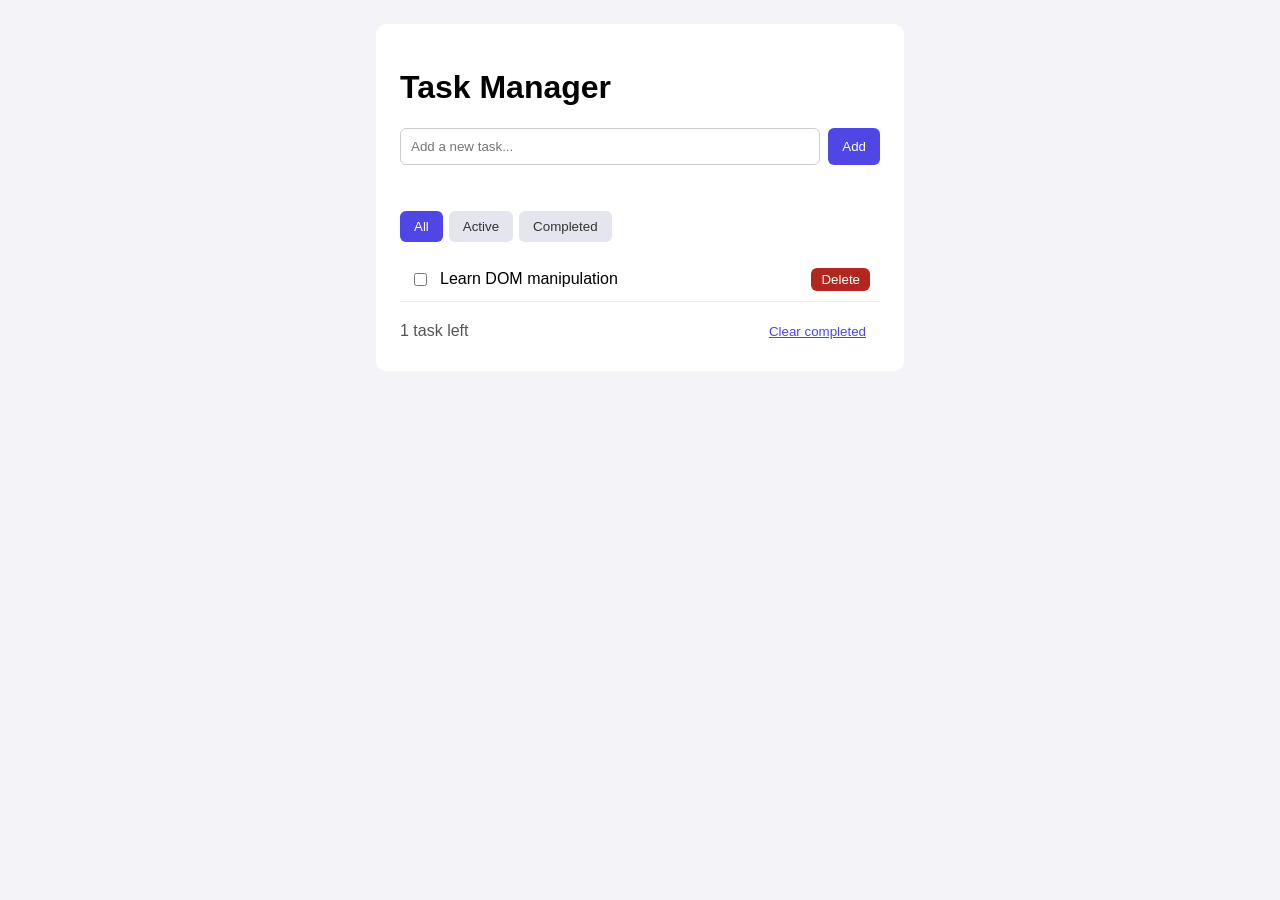
<file: day 5/mini-task/index.html>
<!doctype html>
<html lang="en">
  <head>
    <meta charset="UTF-8" />
    <meta name="viewport" content="width=device-width, initial-scale=1.0" />
    <title>Mini Task Manager</title>
    <link rel="stylesheet" href="style.css" />
  </head>
  <body>
    <main>
      <h1>Task Manager</h1>

      <form id="taskForm">
        <input
          id="taskInput"
          type="text"
          placeholder="Add a new task..."
          autocomplete="off"
        />
        <button type="submit">Add</button>
      </form>
      <p id="formError" class="error"></p>

      <div class="filters">
        <button class="filter-btn active" data-filter="all">All</button>
        <button class="filter-btn" data-filter="active">Active</button>
        <button class="filter-btn" data-filter="completed">Completed</button>
      </div>

      <ul id="taskList"></ul>
      <p id="emptyState" class="empty hidden"></p>

      <div class="footer">
        <span id="remaining"></span>
        <button id="clearCompleted" class="link-btn">Clear completed</button>
      </div>
    </main>

    <script src="script.js"></script>
  </body>
</html>
</file>
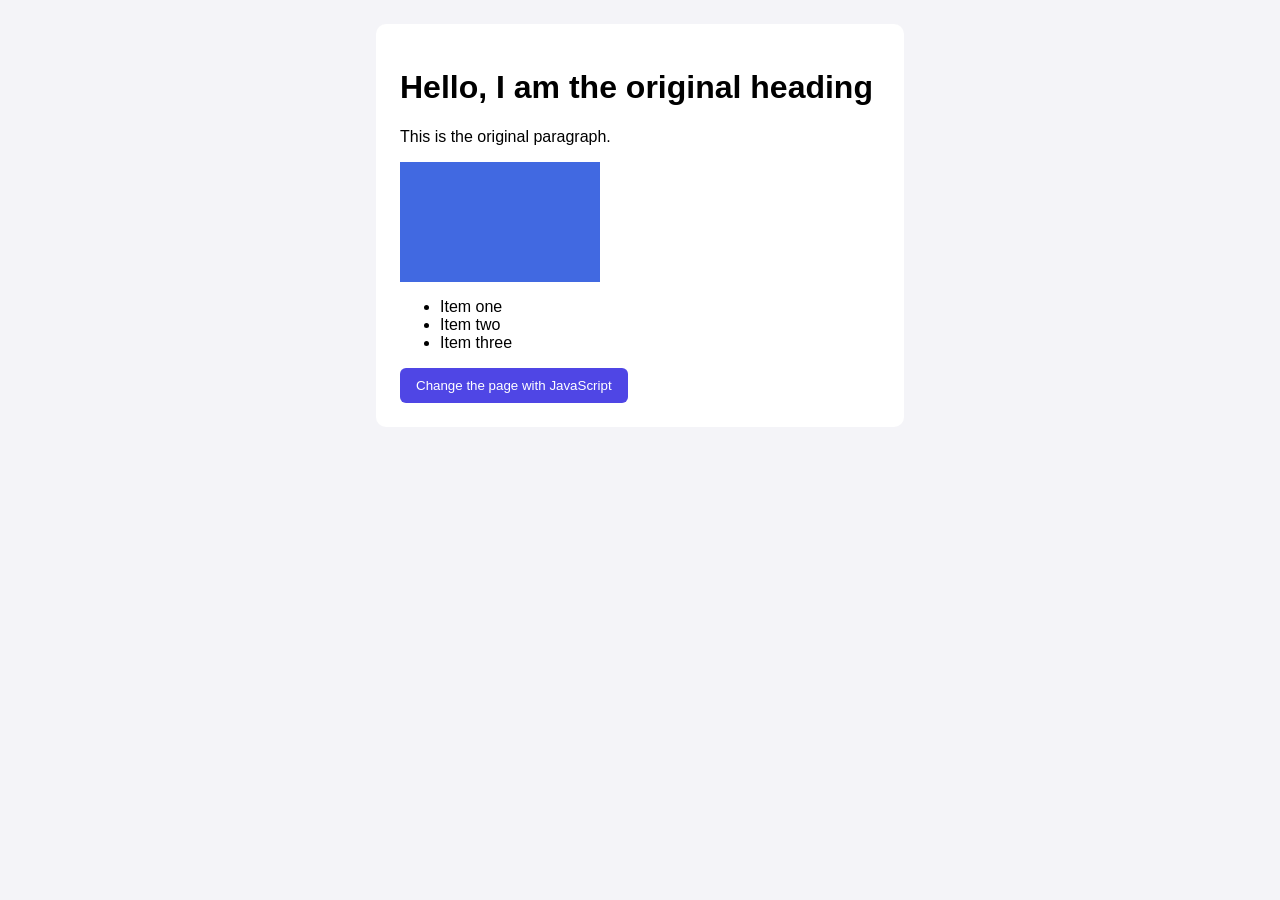
<file: day 5/task1/index.html>
<!doctype html>
<html lang="en">
  <head>
    <meta charset="UTF-8" />
    <meta name="viewport" content="width=device-width, initial-scale=1.0" />
    <title>Task 1 - Meet the DOM</title>
    <link rel="stylesheet" href="style.css" />
  </head>
  <body>
    <main>
      <h1 id="title">Hello, I am the original heading</h1>
      <p id="text">This is the original paragraph.</p>
      <img
        id="photo"
        alt="A coloured box"
        src="data:image/svg+xml;utf8,<svg xmlns='http://www.w3.org/2000/svg' width='200' height='120'><rect width='200' height='120' fill='royalblue'/></svg>"
      />

      <ul id="list">
        <li>Item one</li>
        <li>Item two</li>
        <li>Item three</li>
      </ul>

      <button id="changeBtn">Change the page with JavaScript</button>
    </main>

    <script src="script.js"></script>
  </body>
</html>
</file>
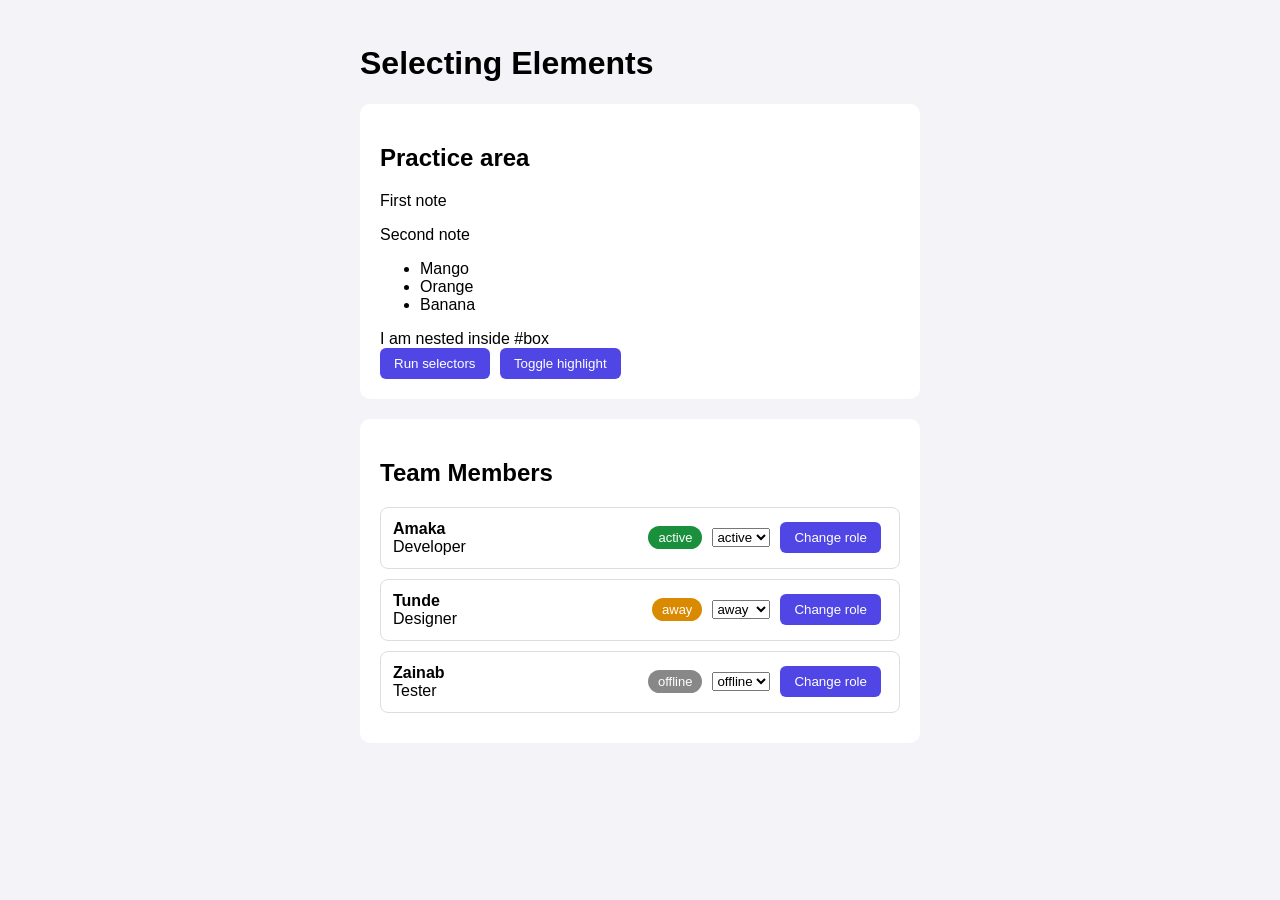
<file: day 5/task2/index.html>
<!doctype html>
<html lang="en">
  <head>
    <meta charset="UTF-8" />
    <meta name="viewport" content="width=device-width, initial-scale=1.0" />
    <title>Task 2 - Selecting Elements</title>
    <link rel="stylesheet" href="style.css" />
  </head>
  <body>
    <main>
      <h1 id="page-title">Selecting Elements</h1>

      <section>
        <h2>Practice area</h2>
        <p class="note">First note</p>
        <p class="note">Second note</p>
        <ul>
          <li class="fruit">Mango</li>
          <li class="fruit">Orange</li>
          <li class="fruit">Banana</li>
        </ul>
        <div id="box">
          <span class="inner">I am nested inside #box</span>
        </div>
        <button id="runBtn">Run selectors</button>
        <button id="toggleBtn">Toggle highlight</button>
      </section>

      <section>
        <h2>Team Members</h2>
        <div id="team"></div>
      </section>
    </main>

    <script src="script.js"></script>
  </body>
</html>
</file>
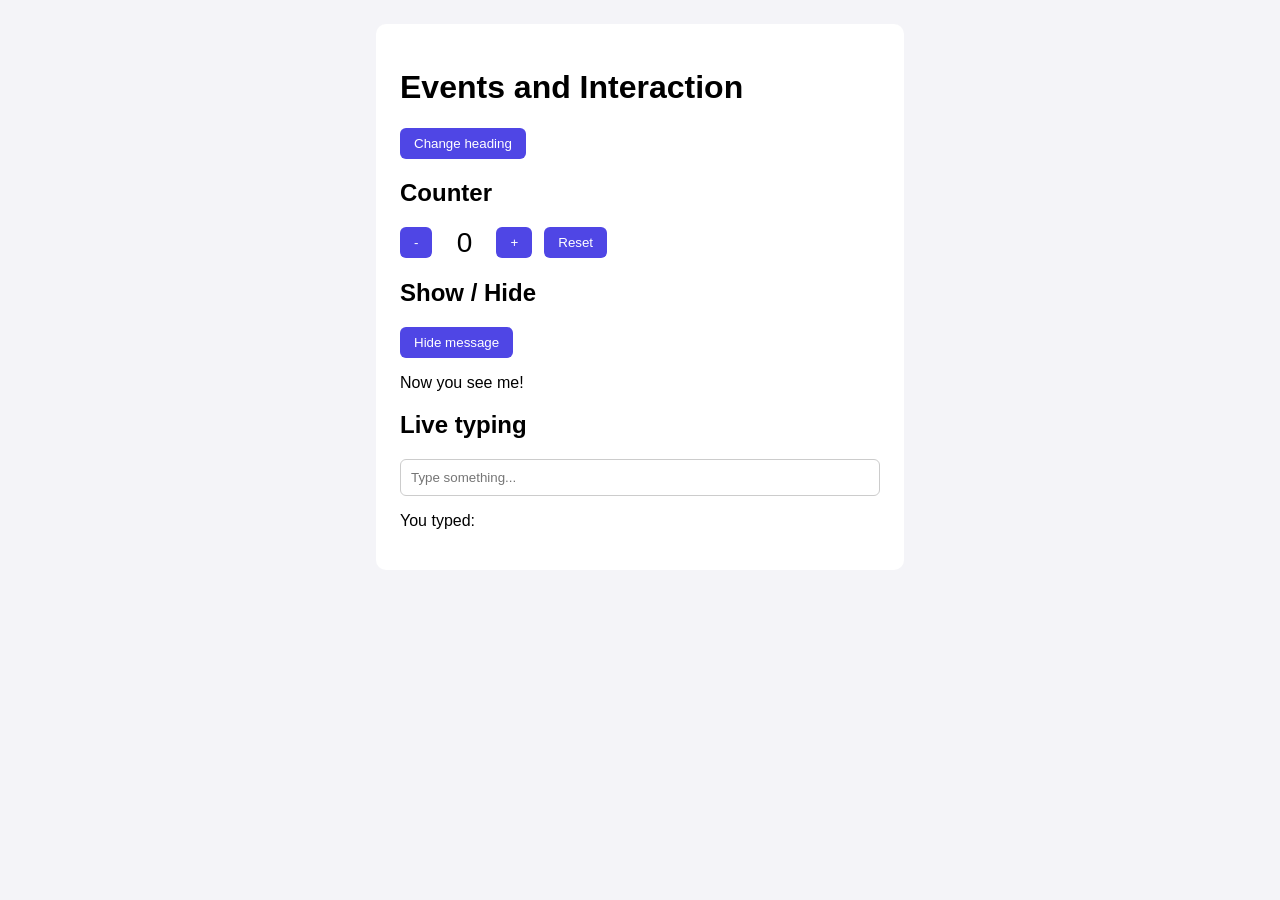
<file: day 5/task3/index.html>
<!doctype html>
<html lang="en">
  <head>
    <meta charset="UTF-8" />
    <meta name="viewport" content="width=device-width, initial-scale=1.0" />
    <title>Task 3 - Events</title>
    <link rel="stylesheet" href="style.css" />
  </head>
  <body>
    <main>
      <h1 id="heading">Events and Interaction</h1>
      <button id="headingBtn">Change heading</button>

      <h2>Counter</h2>
      <div class="counter">
        <button id="minusBtn">-</button>
        <span id="count">0</span>
        <button id="plusBtn">+</button>
        <button id="resetBtn">Reset</button>
      </div>

      <h2>Show / Hide</h2>
      <button id="toggleBtn">Hide message</button>
      <p id="message">Now you see me!</p>

      <h2>Live typing</h2>
      <input id="nameInput" type="text" placeholder="Type something..." />
      <p>You typed: <strong id="liveText"></strong></p>
    </main>

    <script src="script.js"></script>
  </body>
</html>
</file>
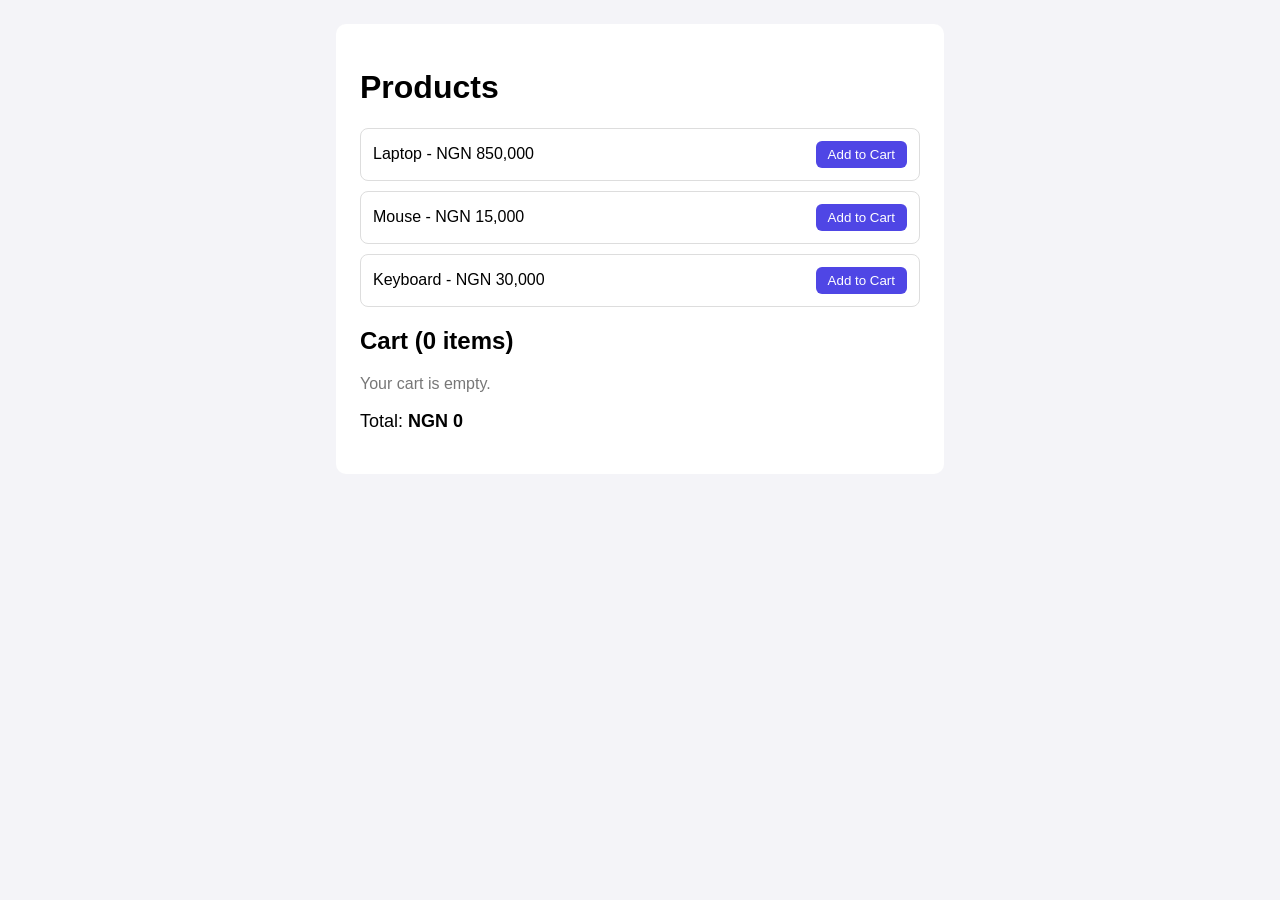
<file: day 5/task4/index.html>
<!doctype html>
<html lang="en">
  <head>
    <meta charset="UTF-8" />
    <meta name="viewport" content="width=device-width, initial-scale=1.0" />
    <title>Task 4 - Dynamic Product List</title>
    <link rel="stylesheet" href="style.css" />
  </head>
  <body>
    <main>
      <h1>Products</h1>
      <div id="products"></div>

      <h2>Cart (<span id="cartCount">0</span> items)</h2>
      <div id="cart"></div>
      <p class="total">Total: <strong id="cartTotal">NGN 0</strong></p>
    </main>

    <script src="script.js"></script>
  </body>
</html>
</file>
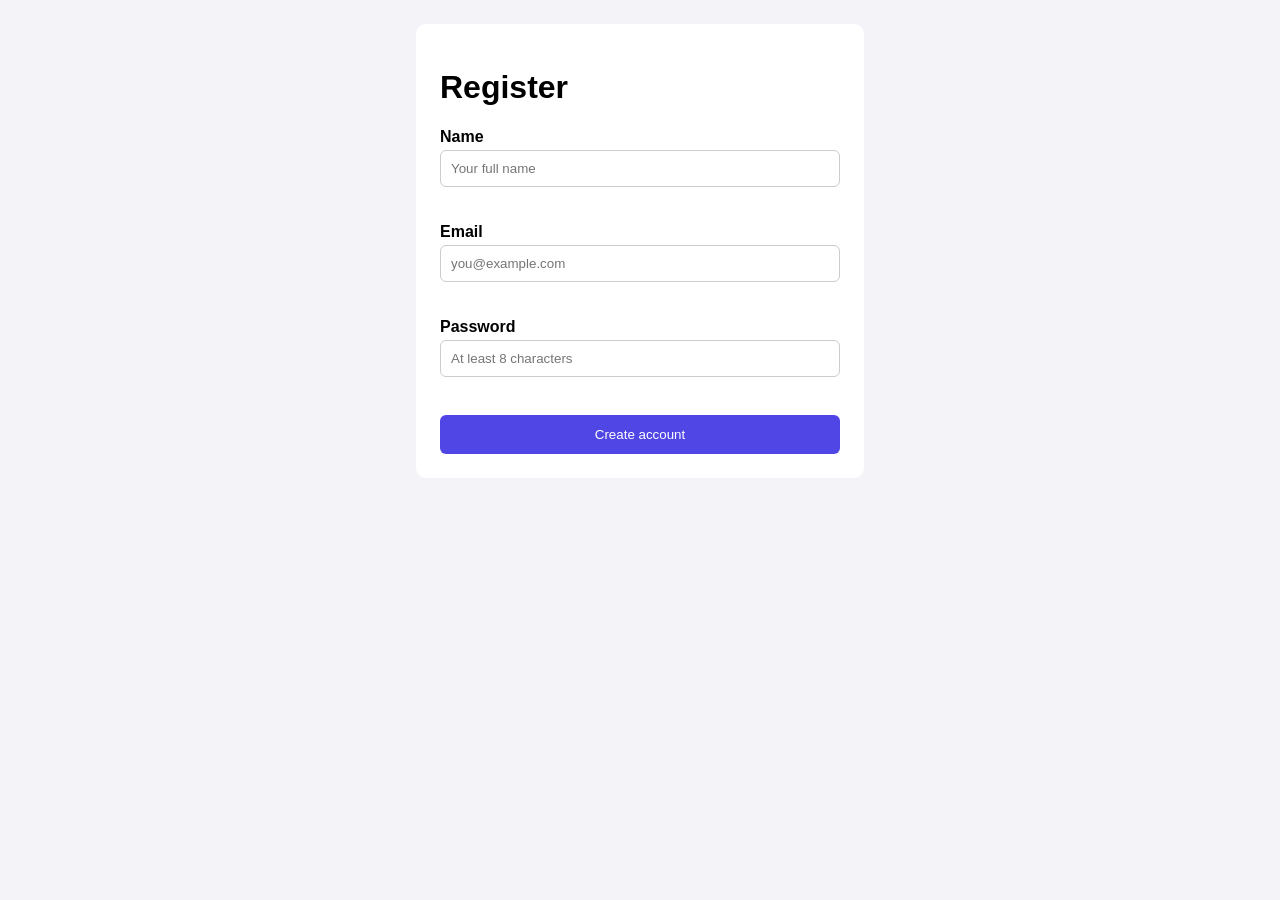
<file: day 5/task5/index.html>
<!doctype html>
<html lang="en">
  <head>
    <meta charset="UTF-8" />
    <meta name="viewport" content="width=device-width, initial-scale=1.0" />
    <title>Task 5 - Form Validation</title>
    <link rel="stylesheet" href="style.css" />
  </head>
  <body>
    <main>
      <h1>Register</h1>

      <!-- novalidate turns off the browser's own messages so we can show ours -->
      <form id="registerForm" novalidate>
        <label for="name">Name</label>
        <input id="name" type="text" placeholder="Your full name" />
        <p class="error" id="nameError"></p>

        <label for="email">Email</label>
        <input id="email" type="email" placeholder="you@example.com" />
        <p class="error" id="emailError"></p>

        <label for="password">Password</label>
        <input
          id="password"
          type="password"
          placeholder="At least 8 characters"
        />
        <p class="error" id="passwordError"></p>

        <button type="submit">Create account</button>
      </form>

      <p id="successMessage" class="success hidden"></p>
    </main>

    <script src="script.js"></script>
  </body>
</html>
</file>
<file: day 5/mini-task/style.css>
body {
  font-family: Arial, sans-serif;
  background: #f4f4f8;
  margin: 0;
  padding: 24px;
}

main {
  max-width: 480px;
  margin: 0 auto;
  background: white;
  padding: 24px;
  border-radius: 10px;
}

#taskForm {
  display: flex;
  gap: 8px;
}

#taskInput {
  flex: 1;
  padding: 10px;
  border: 1px solid #ccc;
  border-radius: 6px;
}

button {
  padding: 8px 14px;
  border: none;
  border-radius: 6px;
  background: #4f46e5;
  color: white;
  cursor: pointer;
}

.error {
  color: #b3261e;
  font-size: 14px;
  min-height: 18px;
}

.filters {
  display: flex;
  gap: 6px;
  margin: 8px 0 16px;
}

.filter-btn {
  background: #e5e5ee;
  color: #333;
}

.filter-btn.active {
  background: #4f46e5;
  color: white;
}

ul {
  list-style: none;
  padding: 0;
  margin: 0;
}

li {
  display: flex;
  align-items: center;
  gap: 10px;
  padding: 10px;
  border-bottom: 1px solid #eee;
}

.task-title {
  flex: 1;
  word-break: break-word; /* very long tasks wrap instead of breaking the layout */
}

li.completed .task-title {
  text-decoration: line-through;
  color: #888;
}

.delete-btn {
  background: #b3261e;
  padding: 4px 10px;
}

.empty {
  color: #777;
  text-align: center;
  padding: 16px 0;
}

.footer {
  display: flex;
  justify-content: space-between;
  align-items: center;
  margin-top: 14px;
  color: #555;
}

.link-btn {
  background: none;
  color: #4f46e5;
  text-decoration: underline;
}

.hidden {
  display: none;
}
</file>
<file: day 5/task1/style.css>
body {
  font-family: Arial, sans-serif;
  background: #f4f4f8;
  margin: 0;
  padding: 24px;
}

main {
  max-width: 480px;
  margin: 0 auto;
  background: white;
  padding: 24px;
  border-radius: 10px;
}

img {
  display: block;
  margin: 16px 0;
}

button {
  padding: 10px 16px;
  border: none;
  border-radius: 6px;
  background: #4f46e5;
  color: white;
  cursor: pointer;
}

.highlight {
  background: #fff3b0;
  color: #b3261e;
  padding: 8px;
  border-left: 4px solid #b3261e;
}
</file>
<file: day 5/task2/style.css>
body {
  font-family: Arial, sans-serif;
  background: #f4f4f8;
  margin: 0;
  padding: 24px;
}

main {
  max-width: 560px;
  margin: 0 auto;
}

section {
  background: white;
  padding: 20px;
  border-radius: 10px;
  margin-bottom: 20px;
}

button {
  padding: 8px 14px;
  border: none;
  border-radius: 6px;
  background: #4f46e5;
  color: white;
  cursor: pointer;
  margin-right: 6px;
}

.highlight {
  background: #fff3b0;
  color: #b3261e;
}

/* Team member cards */
.member {
  display: flex;
  flex-wrap: wrap;
  align-items: center;
  gap: 10px;
  padding: 12px;
  border: 1px solid #ddd;
  border-radius: 8px;
  margin-bottom: 10px;
}

.member-info {
  flex: 1;
  min-width: 140px;
}


.badge {
  padding: 4px 10px;
  border-radius: 20px;
  font-size: 13px;
  color: white;
}

.badge.active {
  background: #1a8f3c;
}
.badge.away {
  background: #d98a00;
}
.badge.offline {
  background: #888;
}
</file>
<file: day 5/task3/style.css>
body {
  font-family: Arial, sans-serif;
  background: #f4f4f8;
  margin: 0;
  padding: 24px;
}

main {
  max-width: 480px;
  margin: 0 auto;
  background: white;
  padding: 24px;
  border-radius: 10px;
}

button {
  padding: 8px 14px;
  border: none;
  border-radius: 6px;
  background: #4f46e5;
  color: white;
  cursor: pointer;
}

.counter {
  display: flex;
  align-items: center;
  gap: 12px;
}

#count {
  font-size: 28px;
  min-width: 40px;
  text-align: center;
}

input {
  width: 100%;
  padding: 10px;
  box-sizing: border-box;
  border: 1px solid #ccc;
  border-radius: 6px;
}


.hidden {
  display: none;
}

#liveText {
  word-break: break-word;
}
</file>
<file: day 5/task4/style.css>
body {
  font-family: Arial, sans-serif;
  background: #f4f4f8;
  margin: 0;
  padding: 24px;
}

main {
  max-width: 560px;
  margin: 0 auto;
  background: white;
  padding: 24px;
  border-radius: 10px;
}

.card,
.cart-item {
  display: flex;
  flex-wrap: wrap;
  align-items: center;
  justify-content: space-between;
  gap: 10px;
  padding: 12px;
  border: 1px solid #ddd;
  border-radius: 8px;
  margin-bottom: 10px;
}

button {
  padding: 6px 12px;
  border: none;
  border-radius: 6px;
  background: #4f46e5;
  color: white;
  cursor: pointer;
}

button.remove {
  background: #b3261e;
}

.qty {
  display: flex;
  align-items: center;
  gap: 8px;
}

.empty {
  color: #777;
}

.total {
  font-size: 18px;
}
</file>
<file: day 5/task5/style.css>
body {
  font-family: Arial, sans-serif;
  background: #f4f4f8;
  margin: 0;
  padding: 24px;
}

main {
  max-width: 400px;
  margin: 0 auto;
  background: white;
  padding: 24px;
  border-radius: 10px;
}

label {
  display: block;
  margin-top: 14px;
  font-weight: bold;
}

input {
  width: 100%;
  padding: 10px;
  box-sizing: border-box;
  margin-top: 4px;
  border: 1px solid #ccc;
  border-radius: 6px;
}

input.invalid {
  border-color: #b3261e;
}

.error {
  color: #b3261e;
  font-size: 14px;
  min-height: 18px;
  margin: 4px 0 0;
}

button {
  margin-top: 16px;
  width: 100%;
  padding: 12px;
  border: none;
  border-radius: 6px;
  background: #4f46e5;
  color: white;
  cursor: pointer;
}

.success {
  margin-top: 16px;
  padding: 12px;
  background: #e3f6e8;
  color: #1a6b32;
  border-radius: 6px;
}

.hidden {
  display: none;
}
</file>
